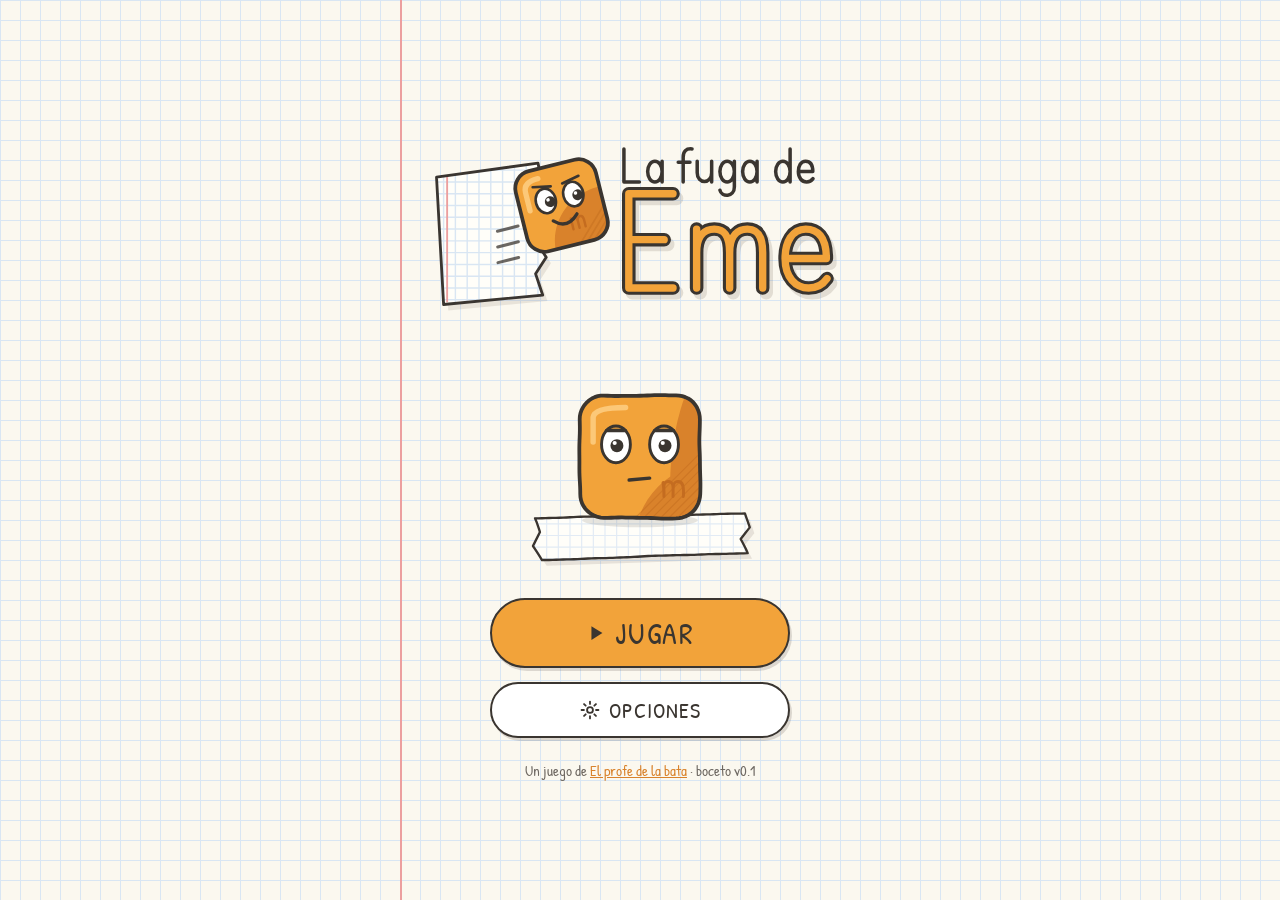
<file: index.html>
<!DOCTYPE html>
<html lang="es">
<head>
  <meta charset="utf-8">
  <meta name="viewport" content="width=device-width, initial-scale=1, viewport-fit=cover">
  <title>La fuga de Eme · boceto</title>
  <meta name="description" content="Eme, el bloque de masa m de los problemas de física, quiere escapar del libro. Coloca las piezas para que llegue justo a la bandera: ni más, ni menos.">
  <meta name="theme-color" content="#fbf8ef">
  <link rel="icon" href="img/favicon.svg" type="image/svg+xml">
  <meta property="og:type" content="website">
  <meta property="og:locale" content="es_ES">
  <meta property="og:site_name" content="La fuga de Eme">
  <meta property="og:title" content="La fuga de Eme">
  <meta property="og:description" content="Desprecie el rozamiento. Si puede. Un puzzle de física sobre la energía mecánica.">
  <meta property="og:url" content="https://elprofedelabata.github.io/la-fuga-de-eme/">
  <meta property="og:image" content="https://elprofedelabata.github.io/la-fuga-de-eme/img/compartir.png">
  <meta property="og:image:width" content="1200">
  <meta property="og:image:height" content="630">
  <meta property="og:image:alt" content="Logo de La fuga de Eme, el lema «Desprecie el rozamiento. Si puede.» y el tablero del nivel 1 con Eme en la meta">
  <meta name="twitter:card" content="summary_large_image">
  <link rel="preconnect" href="https://fonts.googleapis.com">
  <link rel="preconnect" href="https://fonts.gstatic.com" crossorigin>
  <link href="https://fonts.googleapis.com/css2?family=Patrick+Hand&display=swap" rel="stylesheet">
  <link rel="stylesheet" href="css/estilos.css?v=ad7f9368">
  <link rel="preload" as="image" href="img/logo.svg">
  <!-- versiones: lo escribe herramientas/versionar.mjs -->
  <script type="importmap">
  {
    "imports": {
      "./js/arrastre.js": "./js/arrastre.js?v=ebaf139f",
      "./js/bienvenida.js": "./js/bienvenida.js?v=6a0dfa88",
      "./js/calculadora.js": "./js/calculadora.js?v=88b5b010",
      "./js/dev.js": "./js/dev.js?v=e347b7e7",
      "./js/dibujo.js": "./js/dibujo.js?v=b803394d",
      "./js/escritura.js": "./js/escritura.js?v=d96bef86",
      "./js/fin-cuaderno.js": "./js/fin-cuaderno.js?v=9559b692",
      "./js/foco.js": "./js/foco.js?v=0a150992",
      "./js/historia.js": "./js/historia.js?v=70bc1437",
      "./js/inicio.js": "./js/inicio.js?v=7fcb3ae0",
      "./js/llegada-libro.js": "./js/llegada-libro.js?v=65f859db",
      "./js/main.js": "./js/main.js?v=37e52db2",
      "./js/nivel.js": "./js/nivel.js?v=682c8bb2",
      "./js/niveles.js": "./js/niveles.js?v=4f97d668",
      "./js/opciones.js": "./js/opciones.js?v=d62a3428",
      "./js/pista.js": "./js/pista.js?v=bc162aae",
      "./js/progreso.js": "./js/progreso.js?v=2889ee73",
      "./js/transicion.js": "./js/transicion.js?v=c6c6e9f1",
      "./js/tutorial.js": "./js/tutorial.js?v=2c476a29",
      "./js/unidades.js": "./js/unidades.js?v=d35aa2d8"
    }
  }
  </script>
  <!-- /versiones -->
  <link rel="modulepreload" href="js/nivel.js?v=682c8bb2">
  <link rel="modulepreload" href="js/pista.js?v=bc162aae">
  <link rel="modulepreload" href="js/dibujo.js?v=b803394d">
  <link rel="modulepreload" href="js/arrastre.js?v=ebaf139f">
  <link rel="modulepreload" href="js/historia.js?v=70bc1437">
  <link rel="modulepreload" href="js/bienvenida.js?v=6a0dfa88">
  <link rel="modulepreload" href="js/escritura.js?v=d96bef86">
  <link rel="modulepreload" href="js/fin-cuaderno.js?v=9559b692">
  <link rel="modulepreload" href="js/llegada-libro.js?v=65f859db">
  <link rel="modulepreload" href="js/inicio.js?v=7fcb3ae0">
  <link rel="modulepreload" href="js/niveles.js?v=4f97d668">
  <link rel="modulepreload" href="js/progreso.js?v=2889ee73">
  <link rel="modulepreload" href="js/opciones.js?v=d62a3428">
  <script type="module" src="js/main.js?v=37e52db2"></script>
</head>
<body>
  <!-- Pantalla de carga: tapa el juego al menos 2 s, mientras se cargan fuentes y módulos -->
  <div class="cargando" id="cargando" role="status" aria-live="polite">
    <img class="cargando-logo" src="img/logo.svg" alt="La fuga de Eme" width="373" height="168">
    <div class="cargando-julitos" aria-hidden="true"><i></i><i></i><i></i><i></i><i></i><i></i><i></i><i></i></div>
    <p class="cargando-texto">Cargando julitos…</p>
  </div>

  <!-- Selección de niveles, agrupados por mundos -->
  <section class="niveles" id="niveles" aria-label="Elige nivel" hidden>
    <header class="niveles-cab">
      <button class="btn redondo" id="btn-niveles-volver" aria-label="Volver a la portada">
        <svg viewBox="0 0 24 24" aria-hidden="true"><path d="M15 5l-7 7 7 7"/></svg>
      </button>
      <h2>Elige nivel</h2>
      <p class="niveles-total" id="niveles-total"></p>
    </header>
    <!-- los mundos, de uno en uno, con una flecha a cada lado -->
    <div class="mundos-marco">
      <button class="btn mundo-flecha" id="mundo-ant" aria-label="Mundo anterior">
        <svg viewBox="0 0 24 24" aria-hidden="true"><path d="M15 5l-7 7 7 7"/></svg>
      </button>
      <div class="mundos" id="mundos"></div>
      <button class="btn mundo-flecha" id="mundo-sig" aria-label="Mundo siguiente">
        <svg viewBox="0 0 24 24" aria-hidden="true"><path d="M9 5l7 7-7 7"/></svg>
      </button>
    </div>
  </section>

  <!-- Pantalla de inicio -->
  <section class="inicio" id="inicio" aria-label="La fuga de Eme" hidden>
    <img class="inicio-logo" src="img/logo.svg" alt="La fuga de Eme" width="373" height="168">
    <canvas class="inicio-eme" id="inicio-eme" aria-hidden="true"></canvas>
    <div class="inicio-botones">
      <button class="btn principal grande" id="btn-jugar">
        <svg viewBox="0 0 24 24" aria-hidden="true"><path d="M7 4.5v15l12-7.5z"/></svg>JUGAR
      </button>
      <div class="inicio-opciones">
        <button class="btn" id="btn-opciones">
          <svg viewBox="0 0 24 24" aria-hidden="true"><circle cx="12" cy="12" r="3.2"/><path d="M12 2.8v2.6M12 18.6v2.6M21.2 12h-2.6M5.4 12H2.8M18.5 5.5l-1.8 1.8M7.3 16.7l-1.8 1.8M18.5 18.5l-1.8-1.8M7.3 7.3L5.5 5.5"/></svg>OPCIONES
        </button>
      </div>
    </div>
    <p class="inicio-pie">Un juego de <a href="https://elprofedelabata.es/" target="_blank" rel="noopener">El profe de la bata</a> · boceto v0.1</p>
  </section>

  <main class="app" id="app" data-modo="montaje">
    <header class="barra-sup">
      <button class="icono" id="btn-menu" aria-label="Acerca de La fuga de Eme">
        <svg viewBox="0 0 24 24" aria-hidden="true"><path d="M3 6.5h18M3 12.2h17M3.5 18h17.5"/></svg>
      </button>
      <h1><span class="marca">La fuga de Eme</span><span id="titulo-nivel">Nivel 1 · Ni más, ni menos</span></h1>
      <div class="estrellas" id="estrellas" role="img" aria-label="Nivel sin superar">
        <span></span>
      </div>
    </header>

    <div class="tablero-zona">
      <div class="tablero-marco">
      <div class="regla" id="regla" role="group" aria-label="Regla de alturas en julitos, de 0 a 9">
        <span class="regla-eme" id="regla-eme" aria-hidden="true"></span>
      </div>
      <div class="tablero" id="tablero">
        <canvas id="lienzo" role="img" aria-label="Tablero de 3 por 3 casillas con el recorrido de Eme"></canvas>
        <canvas id="lienzo-eme" class="lienzo-eme" aria-hidden="true"></canvas>
        <aside class="enunciado" id="enunciado" aria-live="polite" hidden></aside>
        <div class="regla-x" id="regla-x" role="img" hidden></div>
        <p class="bocadillo" id="bocadillo"></p>
      </div>
      </div>
    </div>

    <section class="bandeja" id="bandeja" aria-label="Piezas disponibles">
      <div class="piezas" id="piezas"></div>
    </section>

    <section class="directo" id="directo" aria-label="Energía en directo" hidden>
      <div class="directo-cab"><b>Energía en directo</b><span>piezas bloqueadas</span></div>
      <div class="barra-e" id="barra-e">
        <span class="seg ep"></span><span class="seg ec"></span><span class="seg calor"></span>
      </div>
      <p class="directo-pie" id="directo-pie">Total: 8 julitos. Siempre.</p>
    </section>

    <footer class="acciones" id="acciones-montaje">
      <button class="btn redondo" id="btn-vaciar" aria-label="Quitar todas las piezas">
        <svg viewBox="0 0 24 24" aria-hidden="true"><path d="M5.5 9.5A7.5 7.5 0 1 1 5 14"/><path d="M4 4.5v5.5h5.5"/></svg>
      </button>
      <button class="btn redondo" id="btn-calculadora" aria-label="Calculadora" aria-expanded="false" hidden>
        <svg viewBox="0 0 24 24" aria-hidden="true"><rect x="5" y="2.5" width="14" height="19" rx="2.5"/><rect x="8" y="5.5" width="8" height="4" rx="1"/><path d="M8.5 13h.01M12 13h.01M15.5 13h.01M8.5 16.5h.01M12 16.5h.01M15.5 16.5h.01"/></svg>
      </button>
      <button class="btn principal grande" id="btn-lanzar">
        <svg viewBox="0 0 24 24" aria-hidden="true"><path d="M7 4.5v15l12-7.5z"/></svg>LANZAR
      </button>
    </footer>
    <section class="calculadora" id="calculadora" aria-label="Calculadora" hidden>
      <div class="calc-cab"><b>Calculadora</b><button type="button" class="calc-cerrar" aria-label="Cerrar la calculadora">✕</button></div>
      <output class="calc-pantalla" id="calc-pantalla" aria-live="polite">0</output>
      <div class="calc-teclas"></div>
    </section>
    <footer class="acciones controles" id="acciones-directo" hidden>
      <button class="btn" id="btn-pausa" aria-label="Pausa">
        <svg viewBox="0 0 24 24" aria-hidden="true"><path class="i-pausa" d="M8 5v14M16 5v14"/><path class="i-play" d="M7 4.5v15l12-7.5z"/></svg>
        <small>pausa</small>
      </button>
      <button class="btn" id="btn-lento" aria-pressed="false">×0,5<small>cámara lenta</small></button>
      <button class="btn" id="btn-normal" aria-pressed="true">×1<small>normal</small></button>
      <button class="btn" id="btn-parar" aria-label="Parar y volver a montar">
        <svg viewBox="0 0 24 24" aria-hidden="true"><rect x="6" y="6" width="12" height="12" rx="1.5"/></svg>
        <small>parar</small>
      </button>
    </footer>
  </main>

  <div class="hoja-fondo" id="hoja" hidden>
    <section class="hoja" role="dialog" aria-modal="false" aria-labelledby="hoja-titulo">
      <span class="asa" aria-hidden="true"></span>
      <div class="hoja-cab">
        <h2 id="hoja-titulo"></h2>
        <div class="estrellas grandes" id="hoja-estrellas"><span></span></div>
      </div>
      <p class="hoja-msg" id="hoja-msg"></p>
      <p class="hoja-sub">Balance de energía</p>
      <div class="balance" id="balance"></div>
      <p class="ecuacion"><b id="ecuacion"></b><span id="cita"></span></p>
      <p class="pista-ayuda" id="pista-ayuda" hidden></p>
      <div class="hoja-botones">
        <button class="btn" id="btn-reintentar">
          <svg viewBox="0 0 24 24" aria-hidden="true"><path d="M5.5 9.5A7.5 7.5 0 1 1 5 14"/><path d="M4 4.5v5.5h5.5"/></svg>Reintentar
        </button>
        <button class="btn principal" id="btn-al-mapa" title="Volver al mapa de niveles">
          <svg viewBox="0 0 24 24" aria-hidden="true"><path d="M3.5 6.5l5.5-2.5 6 2.5 5.5-2.5v13.5l-5.5 2.5-6-2.5-5.5 2.5z"/><path d="M9 4v13.5M15 6.5V20"/></svg><span id="al-mapa-texto">Al mapa</span>
        </button>
      </div>
    </section>
  </div>

  <dialog class="acerca" id="acerca">
    <h2><img class="acerca-logo" src="img/logo.svg" alt="La fuga de Eme" width="373" height="168"></h2>
    <p class="lema">Desprecie el rozamiento. Si puede.</p>
    <p>Eme es <i>el</i> bloque de los problemas de física: «un bloque de masa <i>m</i> desliza por un plano inclinado…». Está harto, y quiere escapar del libro.</p>
    <p>Coloca las piezas que faltan para que llegue a la bandera con la energía justa. Cada cuadrito de altura es un <b>julito</b> de energía potencial; cada material se come unos cuantos en forma de calor.</p>
    <p class="nota">Boceto v0.1 · solo el nivel 1. Un juego de <a href="https://elprofedelabata.es/" target="_blank" rel="noopener">El profe de la bata</a>.</p>
    <form method="dialog" class="acerca-botones">
      <button class="btn" id="btn-elegir-nivel" value="niveles">Elegir nivel</button>
      <button class="btn" id="btn-menu-opciones" value="opciones">Opciones</button>
      <button class="btn" id="btn-ver-historia" value="historia">Ver la historia</button>
      <button class="btn" id="btn-ver-fin1" value="fin1" hidden>Ver el final del cuaderno</button>
      <button class="btn" id="btn-ver-libro" value="libro" hidden>Ver la llegada al libro</button>
      <button class="btn principal">¡Vamos!</button>
    </form>
  </dialog>

  <!-- Opciones -->
  <dialog class="opciones" id="opciones" aria-labelledby="opciones-titulo">
    <header class="opciones-cab">
      <h2 id="opciones-titulo">Opciones</h2>
      <button class="icono cerrar" id="opciones-cerrar" aria-label="Cerrar opciones">
        <svg viewBox="0 0 24 24" aria-hidden="true"><path d="M6 6l12 12M18 6L6 18"/></svg>
      </button>
    </header>

    <section class="opciones-bloque">
      <h3>Apariencia</h3>
      <fieldset class="opcion">
        <legend>Calidad</legend>
        <div class="segmentos">
          <label><input type="radio" name="calidad" value="baja"><span>Baja</span></label>
          <label><input type="radio" name="calidad" value="media"><span>Media</span></label>
          <label><input type="radio" name="calidad" value="alta"><span>Alta</span></label>
        </div>
      </fieldset>
      <fieldset class="opcion">
        <legend>Modo</legend>
        <div class="segmentos">
          <label><input type="radio" name="tema" value="claro"><span>
            <svg viewBox="0 0 24 24" aria-hidden="true"><circle cx="12" cy="12" r="4.2"/><path d="M12 2.5v2.4M12 19.1v2.4M2.5 12h2.4M19.1 12h2.4M5.3 5.3L7 7M17 17l1.7 1.7M5.3 18.7L7 17M17 7l1.7-1.7"/></svg>Claro</span></label>
          <label><input type="radio" name="tema" value="oscuro"><span>
            <svg viewBox="0 0 24 24" aria-hidden="true"><path d="M20 14.5A8.5 8.5 0 1 1 9.5 4a7 7 0 0 0 10.5 10.5z"/></svg>Oscuro</span></label>
        </div>
      </fieldset>
    </section>

    <section class="opciones-bloque">
      <h3>Sonido</h3>
      <label class="opcion deslizador"><span>General</span>
        <input type="range" name="volumen" min="0" max="100" step="5"><output></output></label>
      <label class="opcion deslizador"><span>Música</span>
        <input type="range" name="musica" min="0" max="100" step="5"><output></output></label>
      <label class="opcion deslizador"><span>Efectos</span>
        <input type="range" name="efectos" min="0" max="100" step="5"><output></output></label>
    </section>

    <section class="opciones-bloque">
      <h3>Datos</h3>
      <div class="opcion borrar" id="borrar">
        <p class="borrar-texto">Borra las estrellas, la historia vista y estas opciones. El juego vuelve a empezar como la primera vez.</p>
        <button class="btn peligro" id="btn-borrar">
          <svg viewBox="0 0 24 24" aria-hidden="true"><path d="M4.5 7h15M9.5 7V4.8h5V7M6.5 7l1 13h9l1-13M10 11v5.5M14 11v5.5"/></svg>Borrar progreso
        </button>
        <div class="borrar-confirmar" id="borrar-confirmar" hidden>
          <p><b>¿Seguro?</b> No se puede deshacer.</p>
          <button class="btn" id="btn-borrar-no">Cancelar</button>
          <button class="btn peligro" id="btn-borrar-si">Sí, borrar</button>
        </div>
        <p class="borrar-hecho" id="borrar-hecho" role="status" hidden>Progreso borrado. Reiniciando…</p>
      </div>
    </section>
    <p class="opciones-nota">Boceto: de momento, solo «Borrar progreso» tiene efecto.</p>
  </dialog>

  <!-- Historia de primer acceso: quién es Eme y cuál es su plan -->
  <!-- Bienvenida del primer nivel: Eme en primer plano se presenta -->
  <div class="bienvenida" id="bienvenida" role="dialog" aria-modal="true" aria-label="Eme te da la bienvenida" hidden>
    <div class="bienvenida-escena">
      <button class="bienvenida-bocadillo" id="bienvenida-bocadillo">
        <span class="bienvenida-texto" id="bienvenida-texto" aria-hidden="true"></span>
        <span class="bienvenida-seguir" aria-hidden="true"><span class="con-raton">Haz clic para continuar</span><span class="con-dedo">Toca para continuar</span>&nbsp;▸</span>
      </button>
      <canvas class="bienvenida-eme" id="bienvenida-eme" aria-hidden="true"></canvas>
    </div>
  </div>

  <div class="historia" id="historia" role="dialog" aria-modal="true" aria-label="La historia de Eme" hidden>
    <button class="btn saltar" id="historia-saltar">Saltar
      <svg viewBox="0 0 24 24" aria-hidden="true"><path d="M5 6l6 6-6 6M12 6l6 6-6 6"/></svg>
    </button>
    <canvas id="historia-lienzo" aria-hidden="true"></canvas>
    <p class="historia-texto" id="historia-texto" aria-live="polite"></p>
    <div class="historia-pie">
      <div class="historia-puntos" id="historia-puntos" aria-hidden="true"></div>
      <button class="btn principal grande" id="historia-vamos" hidden>¡Vamos!</button>
      <p class="historia-ayuda">Toca para avanzar</p>
    </div>
  </div>
</body>
</html>
</file>
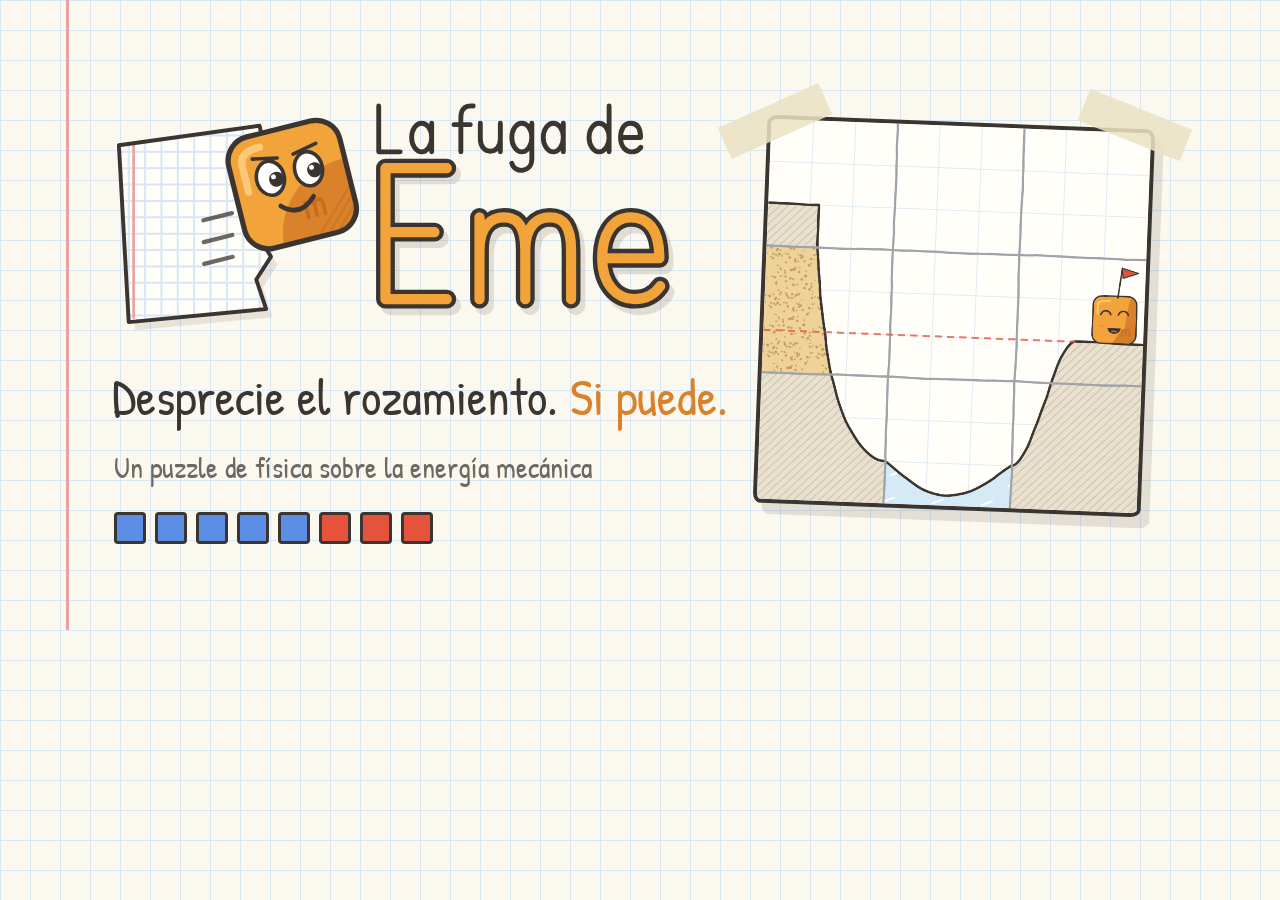
<file: arte/compartir.html>
<!DOCTYPE html>
<html lang="es">
<head>
  <meta charset="utf-8">
  <title>Imagen para compartir · La fuga de Eme</title>
  <!--
    Composición de la imagen para compartir (1200 × 630). Se convierte en img/compartir.png con:
      chrome --headless --screenshot=img/compartir.png --window-size=1200,630 --virtual-time-budget=5000 http://localhost:8765/arte/compartir.html
    El tablero lo dibuja el propio código del juego.
  -->
  <link href="https://fonts.googleapis.com/css2?family=Patrick+Hand&display=swap" rel="stylesheet">
  <style>
    :root { --papel: #fbf8ef; --cuadri: #d9e6f3; --lapiz: #3a3530; --suave: #6e6862; --naranja-o: #d9822b; }
    html, body { margin: 0; width: 1200px; height: 630px; overflow: hidden; }
    body {
      position: relative; font-family: "Patrick Hand", cursive; color: var(--lapiz);
      background-color: var(--papel);
      background-image: linear-gradient(var(--cuadri) 1.5px, transparent 1.5px), linear-gradient(90deg, var(--cuadri) 1.5px, transparent 1.5px);
      background-size: 30px 30px;
    }
    body::before { content: ""; position: absolute; left: 66px; top: 0; bottom: 0; width: 3px; background: #ec9f9f; }
    .logo { position: absolute; left: 96px; top: 70px; width: 610px; }
    .lema { position: absolute; left: 112px; top: 372px; margin: 0; font-size: 50px; line-height: 1; }
    .lema b { font-weight: normal; color: var(--naranja-o); }
    .sub { position: absolute; left: 114px; top: 448px; margin: 0; font-size: 29px; color: var(--suave); }
    .julitos { position: absolute; left: 114px; top: 512px; display: flex; gap: 9px; }
    .julitos i { width: 32px; height: 32px; border: 3px solid var(--lapiz); border-radius: 4px; box-sizing: border-box; }
    .ep { background: #5c8ee6; } .ec { background: #f7d046; } .calor { background: #e5533d; }
    .tarjeta {
      position: absolute; left: 760px; top: 122px; width: 380px; height: 380px;
      border: 4px solid var(--lapiz); border-radius: 10px 8px 11px 7px / 8px 11px 7px 10px;
      background: #fffef9; box-shadow: 9px 11px 0 rgba(80, 70, 60, 0.14);
      transform: rotate(2.2deg); overflow: hidden;
    }
    .tarjeta canvas { display: block; width: 100%; height: 100%; }
    .cinta { position: absolute; width: 110px; height: 34px; background: rgba(236, 226, 196, 0.85); }
    .c1 { left: 720px; top: 104px; transform: rotate(-24deg); }
    .c2 { left: 1080px; top: 108px; transform: rotate(22deg); }
  </style>
</head>
<body>
  <img class="logo" src="../img/logo.svg" alt="">
  <p class="lema">Desprecie el rozamiento. <b>Si puede.</b></p>
  <p class="sub">Un puzzle de física sobre la energía mecánica</p>
  <div class="julitos"><i class="ep"></i><i class="ep"></i><i class="ep"></i><i class="ep"></i><i class="ep"></i><i class="calor"></i><i class="calor"></i><i class="calor"></i></div>
  <div class="tarjeta"><canvas id="tablero"></canvas></div>
  <div class="cinta c1"></div><div class="cinta c2"></div>

  <script type="module">
    import { usarNivel } from '../js/nivel.js';
    const NIVEL = usarNivel(3);   // el tablero de la imagen es el del nivel 3 («Ni más, ni menos»)
    import { dibujarTablero, dibujarEme, vistaTablero } from '../js/dibujo.js';

    await document.fonts.load('20px "Patrick Hand"');
    const cv = document.getElementById('tablero');
    const W = 372, dpr = 2;
    cv.width = cv.height = W * dpr;
    const ctx = cv.getContext('2d');
    ctx.scale(dpr, dpr);
    const pieza = (id) => NIVEL.piezas.find((p) => p.id === id);
    dibujarTablero(ctx, W, NIVEL, { 4: pieza('bajada-arena'), 8: pieza('hondonada-hielo') });
    // Eme en la meta, con la bandera de sombrero
    const v = vistaTablero(W);
    const [x, y] = v.px(NIVEL.meta.bandera - 0.25, NIVEL.meta.altura);
    dibujarEme(ctx, x, y - v.k * 0.55, v.k * 1.08, { expr: 'win', bandera: true, seed: 6, sy: 1.04, sx: 0.96 });
    document.body.dataset.listo = '1';
  </script>
</body>
</html>
</file>
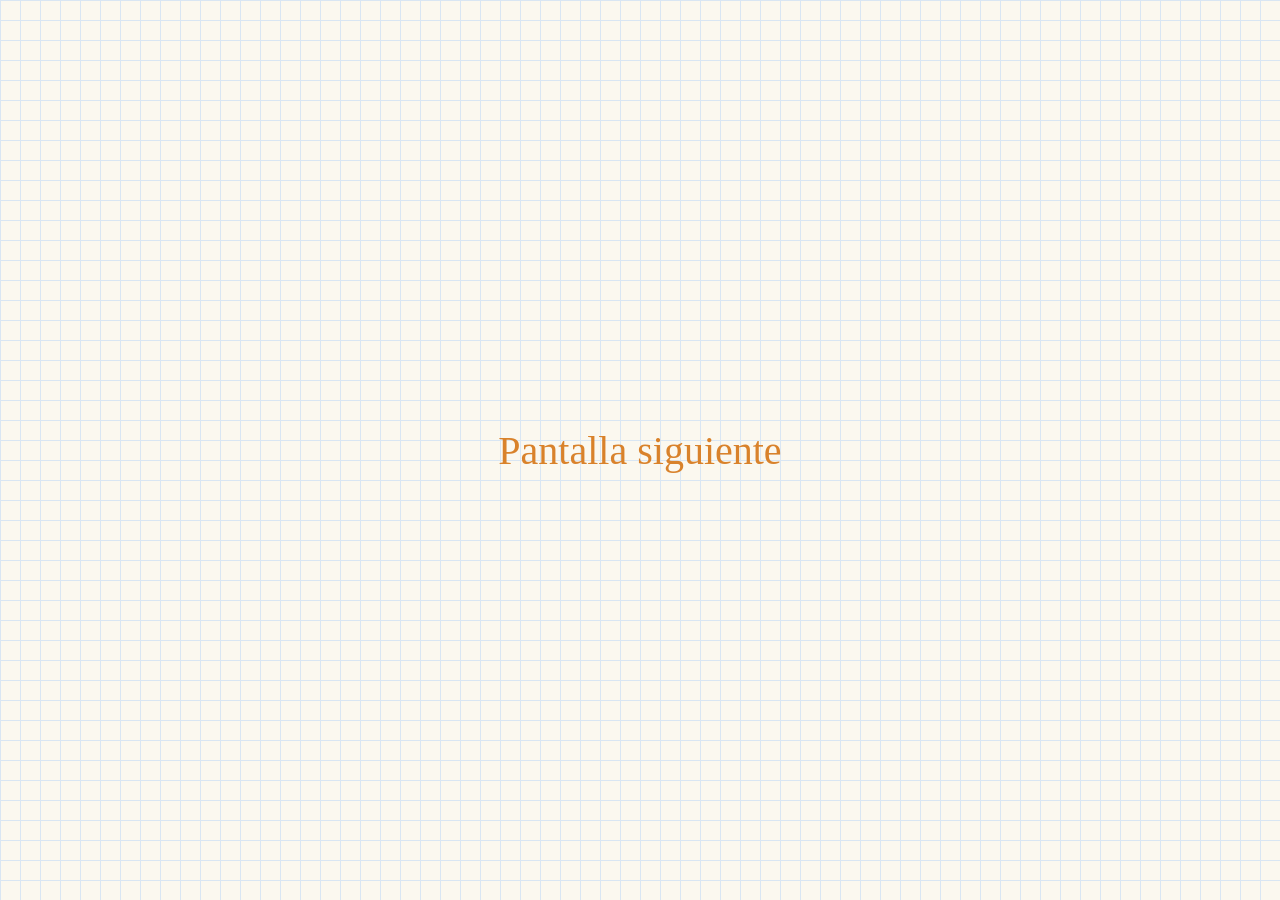
<file: herramientas/prueba-arrancar.html>
<!DOCTYPE html>
<html lang="es">
<head>
  <meta charset="utf-8">
  <title>Prueba: arrancar la hoja</title>
  <link rel="stylesheet" href="../css/estilos.css">
  <style>
    .pantalla { position: fixed; inset: 0; display: grid; place-items: center; font-size: 40px;
      background-color: var(--papel);
      background-image: linear-gradient(var(--cuadri) 1px, transparent 1px), linear-gradient(90deg, var(--cuadri) 1px, transparent 1px);
      background-size: 20px 20px; }
    #a { z-index: 45; } #b { z-index: 40; }
    #b span { color: var(--naranja-o); }
  </style>
</head>
<body>
  <!-- Herramienta de prueba: congela la transición en ?t=milisegundos para fotografiarla -->
  <div class="pantalla" id="b"><span>Pantalla siguiente</span></div>
  <div class="pantalla" id="a"><img src="../img/logo.svg" alt="" style="width:80%"></div>
  <script type="module">
    import { arrancar } from '../js/transicion.js';
    const t = Number(new URLSearchParams(location.search).get('t') ?? 300);
    arrancar(document.getElementById('a'));
    for (const el of [document.getElementById('a'), ...document.querySelectorAll('body > svg')]) {
      for (const an of el.getAnimations()) { an.pause(); an.currentTime = Math.max(0, t - (an.effect.getTiming().delay || 0)); }
    }
  </script>
</body>
</html>
</file>
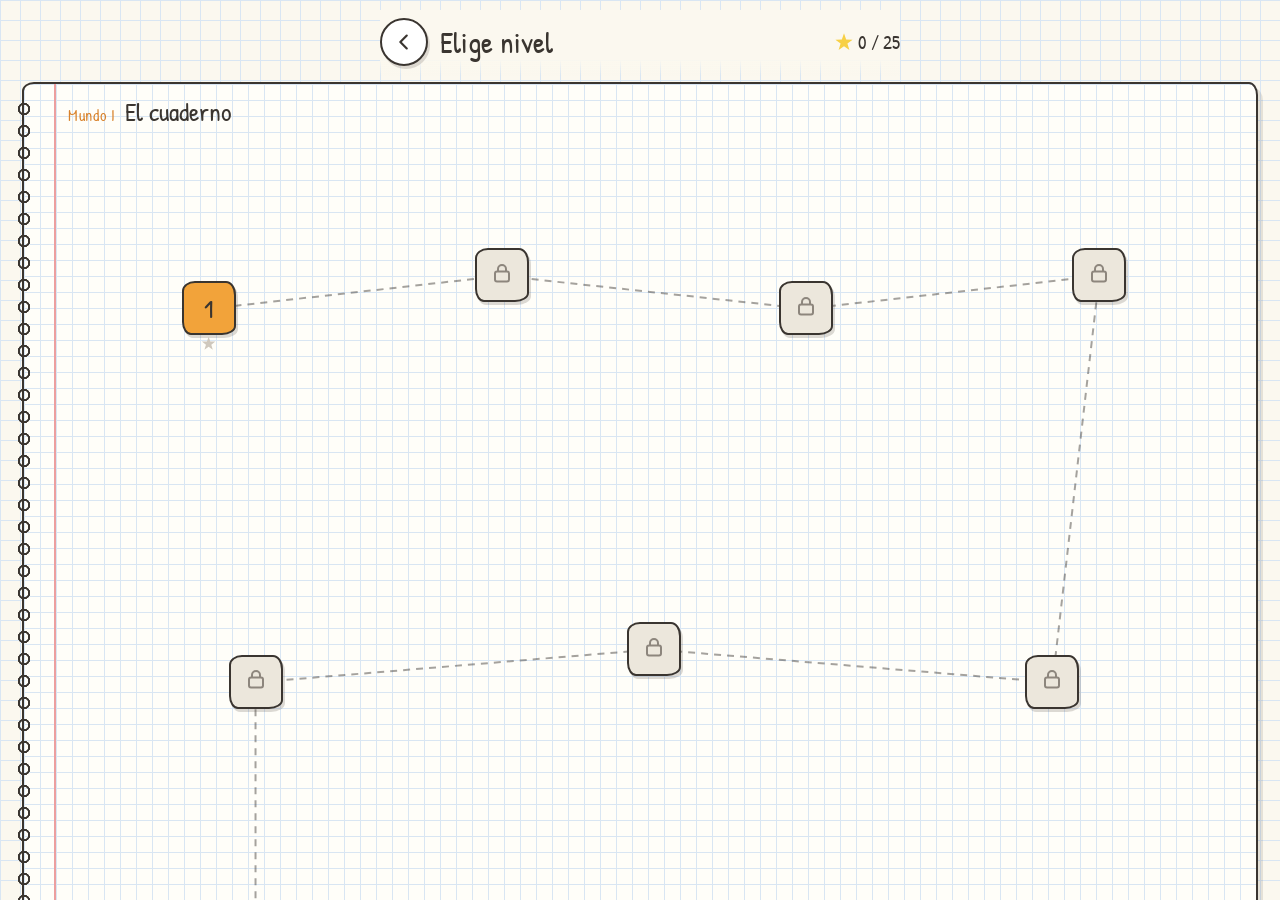
<file: herramientas/prueba-mapa.html>
<!DOCTYPE html>
<html lang="es">
<head>
  <meta charset="utf-8">
  <meta name="viewport" content="width=device-width, initial-scale=1">
  <title>Prueba: mapa de niveles</title>
  <link href="https://fonts.googleapis.com/css2?family=Patrick+Hand&display=swap" rel="stylesheet">
  <link rel="stylesheet" href="../css/estilos.css">
</head>
<body>
  <!-- Herramienta de prueba: muestra el mapa de niveles con un progreso de ejemplo (?p={"1":3}) -->
  <section class="niveles" id="niveles" hidden>
    <header class="niveles-cab">
      <button class="btn redondo" id="btn-niveles-volver" aria-label="Volver"><svg viewBox="0 0 24 24"><path d="M15 5l-7 7 7 7"/></svg></button>
      <h2>Elige nivel</h2>
      <p class="niveles-total" id="niveles-total"></p>
    </header>
    <div class="mundos" id="mundos"></div>
  </section>
  <script type="module">
    import { mostrarNiveles } from '../js/niveles.js';
    const p = new URLSearchParams(location.search).get('p');
    localStorage.setItem('fuga-eme-progreso', p ?? '{}');
    mostrarNiveles({});
    for (const a of document.getAnimations()) a.pause();
  </script>
</body>
</html>
</file>
<file: css/estilos.css>
/* La fuga de Eme · estilos (boceto). Móvil en vertical primero. */
:root {
  --papel: #fbf8ef;
  --cuadri: #d9e6f3;
  --tarjeta: #fffef9;
  --lapiz: #3a3530;
  --suave: #6e6862;
  --naranja: #f2a33a;
  --naranja-o: #d9822b;
  --julito: #f7d046;
  --calor: #e5533d;
  --ep: #5c8ee6;
  --fuente: "Patrick Hand", "Segoe Print", "Comic Sans MS", cursive;
  /* bordes "a mano": radios ligeramente irregulares */
  --mano: 14px 11px 15px 10px / 11px 15px 10px 14px;
  --mano-peq: 9px 7px 10px 6px / 7px 10px 6px 9px;
}

* { box-sizing: border-box; }
html, body { margin: 0; height: 100%; }
body {
  font-family: var(--fuente);
  color: var(--lapiz);
  background-color: var(--papel);
  background-image:
    linear-gradient(var(--cuadri) 1px, transparent 1px),
    linear-gradient(90deg, var(--cuadri) 1px, transparent 1px);
  background-size: 20px 20px;
  -webkit-tap-highlight-color: transparent;
  overscroll-behavior: none;
}
button { font: inherit; color: inherit; }
[hidden] { display: none !important; }

.app {
  height: 100dvh;
  max-width: 460px;
  margin: 0 auto;
  display: flex;
  flex-direction: column;
  gap: 8px;
  padding: max(8px, env(safe-area-inset-top)) 12px max(10px, env(safe-area-inset-bottom));
}

/* ---------- barra superior ---------- */
.barra-sup { display: flex; align-items: center; gap: 8px; min-height: 44px; }
.barra-sup h1 {
  flex: 1; margin: 0; text-align: center; font-weight: normal; line-height: 1.05;
  display: flex; flex-direction: column;
}
.barra-sup .marca { font-size: 13px; color: var(--naranja-o); letter-spacing: 0.04em; }
.barra-sup #titulo-nivel { font-size: 19px; }
/* en el libro, el título abre el enunciado del problema */
#titulo-nivel.con-enunciado { cursor: pointer; text-decoration: underline dotted 1.5px; text-underline-offset: 4px; }

/* la ficha del enunciado: un recuadro del libro de texto, sobre la parte de abajo del tablero */
.enunciado {
  position: absolute; left: 5%; right: 5%; bottom: 5%; z-index: 32;
  padding: 9px 13px 10px; cursor: pointer;
  font-family: Georgia, "Times New Roman", serif; font-size: 15px; line-height: 1.35; color: #2c2824;
  background: #fffef9; border: 1.5px solid #7d9cbf; border-left: 5px solid #3d6a99; border-radius: 3px;
  box-shadow: 3px 4px 0 rgba(60, 50, 40, 0.18);
  animation: entra-enunciado 0.45s cubic-bezier(0.2, 1.3, 0.5, 1);
}
.enunciado[hidden] { display: none; }
.enunciado b { display: block; margin-bottom: 2px; font-size: 14px; color: #3d6a99; }
.enunciado p { margin: 0; }
@keyframes entra-enunciado { from { opacity: 0; transform: translateY(14px) rotate(-1.5deg); } }
.icono {
  width: 44px; height: 44px; border: 0; background: none; padding: 8px; border-radius: 10px; cursor: pointer;
}
.icono svg { width: 100%; height: 100%; fill: none; stroke: var(--lapiz); stroke-width: 2.2; stroke-linecap: round; }

.estrellas { display: flex; gap: 2px; }
.estrellas span {
  width: 20px; height: 20px; display: block;
  background: #c9c4bd;
  clip-path: polygon(50% 2%, 62% 36%, 98% 37%, 69% 59%, 80% 95%, 50% 74%, 20% 95%, 31% 59%, 2% 37%, 38% 36%);
  position: relative;
}
.estrellas span::after {
  content: ""; position: absolute; inset: 2.5px;
  background: var(--papel);
  clip-path: inherit;
}
.estrellas span.llena { background: var(--lapiz); }
.estrellas span.llena::after { background: var(--julito); }


/* ---------- julitos (fichas del balance de energía) ---------- */
.ficha {
  width: 22px; height: 22px; display: inline-block; border: 1.5px solid var(--lapiz); border-radius: 2px;
  transition: background-color 0.15s;
}
.ficha.ep { background: var(--ep); }
.ficha.ec { background: var(--julito); }
.ficha.calor { background: var(--calor); }
.ficha.gana { background: #3C8D3C; }

/* ---------- tablero ---------- */
.tablero-zona { flex: 1 1 auto; min-height: 220px; container-type: size; display: grid; place-items: center; }
.tablero-marco { display: flex; align-items: stretch; gap: 3px; margin-left: -8px; padding-bottom: var(--abajo, 0px); }

/* regla de alturas, por fuera a la izquierda: cada cuadrito es un julito de Ep.
   --n es el número de cuadritos de alto del tablero; letra y posiciones se adaptan solas. */
.regla { position: relative; width: 36px; flex: none; container-type: size; --n: 9; }
.regla-n {
  position: absolute; right: 0;
  top: calc(2.5px + (100% - 5px) * (var(--n) - var(--h)) / var(--n));
  transform: translateY(-50%);
  display: flex; align-items: center; gap: 3px;
  font-size: clamp(9px, 100cqh / var(--n) * 0.42, 15px); line-height: 1; color: #4a6a94;
}
.regla-n::after { content: ""; width: 8px; height: 1.5px; background: #8aa3c4; border-radius: 1px; }
.regla-n.meta { color: var(--calor); }
/* en el libro, arriba del todo, el interruptor de la unidad: m (altura) o J (energía potencial) */
.regla-u {
  display: none; position: absolute; right: -4px; top: -28px; padding: 0; cursor: pointer;
  font: inherit; font-size: 13px; line-height: 1; color: #4a6a94;
  background: #fff; border: 1.5px solid #8aa3c4; border-radius: 9px; overflow: hidden;
}
.regla-u span { display: inline-block; padding: 2px 5px 3px; }
.regla-u .u-m, .regla-u.en-j .u-j { background: #4a6a94; color: #fff; }
.regla-u.en-j .u-m { background: none; color: #4a6a94; }
.regla.metros .regla-u { display: flex; }
.regla.metros { cursor: pointer; }
/* en julios, números más largos: letra un poco más pequeña */
.regla.julios .regla-n { font-size: clamp(8px, 100cqh / var(--n) * 0.36, 13px); color: #6b5a2a; }
.regla.julios .regla-n::after { background: #d9b85a; }
.regla.julios .regla-n.meta { color: var(--calor); }
.regla.julios .regla-n.meta::after { background: var(--calor); }
/* al cambiar de unidades, cada número da la vuelta */
.regla-n.gira { animation: gira-regla 0.4s ease-in-out; }
@keyframes gira-regla { 50% { transform: translateY(-50%) rotateX(90deg); } }
.regla-n.meta::after { background: var(--calor); height: 2px; }
/* regla horizontal del libro: distancias en metros, debajo del tablero */
.regla-x { position: absolute; left: 0; right: 0; top: calc(100% + 3px); height: 19px; pointer-events: none; }
.regla-x[hidden] { display: none; }
.rx-t { position: absolute; top: 0; width: 1.5px; height: 4px; background: #8aa3c4; transform: translateX(-50%); }
.rx-t.mayor { height: 7px; background: #4a6a94; }
.rx-n { position: absolute; top: 8px; transform: translateX(-50%); font-size: 12px; line-height: 1; color: #4a6a94; white-space: nowrap; }
.rx-n.ultima { transform: translateX(-70%); }
.regla-n.entre { font-size: clamp(8px, 100cqh / var(--n) * 0.34, 12px); z-index: 1; background: var(--papel); }
/* marcador: altura actual de Eme */
.regla-eme {
  position: absolute; right: -2px; z-index: 1;
  top: calc(2.5px + (100% - 5px) * (var(--n) - var(--h, 8)) / var(--n));
  transform: translateY(-50%);
  width: 0; height: 0;
  border-top: 6px solid transparent; border-bottom: 6px solid transparent;
  border-left: 10px solid var(--naranja);
  filter: drop-shadow(0.8px 0 0 var(--lapiz)) drop-shadow(-0.8px 0 0 var(--lapiz)) drop-shadow(0 0.8px 0 var(--lapiz)) drop-shadow(0 -0.8px 0 var(--lapiz));
}

.tablero {
  position: relative;
  /* 3 filas de casillas y --cols columnas (casillas cuadradas) */
  /* (--abajo: lo que ocupa debajo la regla horizontal del libro) */
  width: min(100cqw - 31px, (100cqh - var(--abajo, 0px)) * var(--cols, 3) / var(--filas, 3)); aspect-ratio: var(--cols, 3) / var(--filas, 3);
  border: 2.5px solid var(--lapiz); border-radius: 8px 6px 9px 5px / 6px 9px 5px 8px;
  background: var(--tarjeta);
  box-shadow: 4px 5px 0 rgba(80, 70, 60, 0.12);
  overflow: visible;          /* la capa de Eme asoma por arriba; el dibujo del tablero se recorta solo */
}
#lienzo { border-radius: 6px 4px 7px 3px / 4px 7px 3px 6px; }   /* esquinas como las del borde */
.tablero canvas { position: absolute; inset: 0; width: 100%; height: 100%; display: block; }
.hueco {
  position: absolute; width: 33.333%; height: 33.333%;   /* el ancho lo pone el juego */
  border: 0; background: transparent; cursor: pointer; border-radius: 10px;
}
.hueco:focus-visible { outline: 3px solid var(--naranja-o); outline-offset: -6px; }
.app:not([data-modo="montaje"]) .hueco { pointer-events: none; }

/* El bocadillo sale de la boca de Eme: --bx y --by (las pone el juego) son el punto donde
   acaba el pico. El pico va a la altura de la primera línea; si Eme está muy arriba, el
   bocadillo no se sale del tablero y el pico baja hasta la boca. */
.bocadillo {
  --top: max(4px, calc(var(--by, 70px) - 21px));
  position: absolute; left: var(--bx, 37%); top: var(--top);
  width: min(64%, calc(100% - var(--bx, 37%) - 6px));
  margin: 0; padding: 8px 12px; font-size: clamp(14px, 4cqw, 18px); line-height: 1.2;
  background: #fff; border: 2px solid var(--lapiz); border-radius: var(--mano);
  cursor: pointer; transition: opacity 0.3s;
  text-wrap: pretty;          /* sin palabras sueltas en la última línea */
}
.bocadillo::before {
  content: ""; position: absolute; left: -14px; top: calc(var(--by, 70px) - var(--top) - 10px);
  border: 8px solid transparent; border-right: 14px solid var(--lapiz); border-left: 0;
}
.bocadillo::after {
  content: ""; position: absolute; left: -10px; top: calc(var(--by, 70px) - var(--top) - 8px);
  border: 6px solid transparent; border-right: 11px solid #fff; border-left: 0;
}
.bocadillo.oculto { opacity: 0; pointer-events: none; }
/* texto escribiéndose: lo que falta está puesto pero invisible (ni saltos ni cortes nuevos) */
.escrito-falta { visibility: hidden; }
.boc-seguir {
  display: block; margin-top: 4px; text-align: right;
  font-size: 0.72em; color: var(--suave);
  opacity: 0; transition: opacity 0.3s;
}
.bocadillo.escrito .boc-seguir { opacity: 1; animation: seguir 1.2s ease-in-out infinite; }

/* ---------- bandeja ---------- */
.bandeja { min-height: 0; }
.piezas {
  display: flex; gap: 10px; overflow-x: auto; padding: 14px 4px 8px;
  scroll-snap-type: x proximity; scrollbar-width: thin;
}
.pieza {
  flex: 0 0 100px; position: relative; scroll-snap-align: start;
  display: flex; flex-direction: column; align-items: center; gap: 2px;
  padding: 10px 6px 8px; background: #fff; cursor: pointer;
  border: 2px solid var(--lapiz); border-radius: var(--mano);
  transition: transform 0.15s, box-shadow 0.15s, opacity 0.15s;
}
.pieza canvas { width: 60px; height: 60px; border: 1px solid #b9b3ac; border-radius: 4px; }
.pieza .n1 { font-size: 15px; line-height: 1; margin-top: 4px; }
.pieza .n2 { font-size: 14px; line-height: 1; color: var(--suave); }
.pieza .pegatina {
  position: absolute; top: -10px; right: -6px; min-width: 34px; padding: 1px 6px;
  font-family: system-ui, sans-serif; font-weight: 700; font-size: 13px; color: #fff; text-align: center;
  background: var(--calor); border-radius: 9px;
}
.pieza .pegatina.gana { background: #3C8D3C; }   /* da julitos */
.pieza .pegatina.cero { background: #9a9a9a; }
.pieza .pegatina.mu { background: #3d6a99; font-style: italic; }   /* el coeficiente de rozamiento (libro) */
/* la calculadora del libro: un panel que flota abajo a la derecha, sin tapar el tablero */
#btn-calculadora svg { stroke-width: 2; }
#btn-calculadora svg path { stroke-width: 2.6; }
.calculadora {
  position: fixed; left: 50%; top: 40%; z-index: 25;   /* (el juego la coloca junto al tablero) */
  width: 220px; padding: 10px 10px 11px; color: var(--lapiz);
  /* una tarjeta de cuaderno, sujeta con un trozo de celo */
  background-color: var(--tarjeta);
  background-image: linear-gradient(var(--cuadri) 1px, transparent 1px), linear-gradient(90deg, var(--cuadri) 1px, transparent 1px);
  background-size: 12px 12px;
  border: 2px solid var(--lapiz); border-radius: var(--mano);
  box-shadow: 4px 6px 0 rgba(80, 70, 60, 0.18);
  animation: entra-enunciado 0.3s ease-out;
}
.calculadora::before {   /* el celo */
  content: ""; position: absolute; left: 50%; top: -9px; width: 64px; height: 17px; pointer-events: none;
  transform: translateX(-50%) rotate(-3deg);
  background: rgba(236, 226, 196, 0.85); border-left: 1px dashed rgba(160, 140, 100, 0.5); border-right: 1px dashed rgba(160, 140, 100, 0.5);
}
.calculadora[hidden] { display: none; }
.calc-cab {
  display: flex; justify-content: space-between; align-items: center; margin-bottom: 7px; font-size: 17px;
  cursor: grab; touch-action: none; user-select: none;   /* se arrastra por aquí */
}
.calc-cab b { font-weight: normal; }
.calc-cab b::before { content: "⠿ "; color: #b9b3a8; }
.calculadora.arrastrando { opacity: 0.94; box-shadow: 7px 11px 0 rgba(80, 70, 60, 0.2); rotate: -1deg; }
.calculadora.arrastrando .calc-cab { cursor: grabbing; }
.calc-cerrar {
  width: 28px; height: 28px; padding: 0; cursor: pointer; font: inherit; font-size: 17px; line-height: 1; color: var(--lapiz);
  background: none; border: 0; border-radius: 50%; transition: background-color 0.12s, transform 0.12s;
}
/* la pantalla: una tira de papel donde se escribe la cuenta a lápiz */
.calc-pantalla {
  display: block; min-height: 40px; margin-bottom: 9px; padding: 5px 10px 3px; overflow-x: auto; white-space: nowrap;
  text-align: right; font-family: var(--fuente); font-size: 25px; line-height: 1.25;
  background: #fff; border: 2px solid var(--lapiz); border-radius: var(--mano-peq);
  box-shadow: inset 2px 2px 0 rgba(80, 70, 60, 0.08);
}
.calc-teclas { display: grid; grid-template-columns: repeat(4, 1fr); gap: 6px; }
/* teclas: botoncitos de papel, cada uno un poco torcido */
.calc-teclas button {
  min-height: 38px; padding: 0; cursor: pointer;
  font-family: var(--fuente); font-size: 21px; line-height: 1; color: var(--lapiz);
  background: #fff; border: 2px solid var(--lapiz); border-radius: var(--mano-peq);
  box-shadow: 1.5px 2px 0 rgba(80, 70, 60, 0.2);
  transition: transform 0.1s, box-shadow 0.1s, background-color 0.1s;
}
.calc-teclas button:nth-child(odd) { rotate: -0.6deg; }
.calc-teclas button:nth-child(3n) { rotate: 0.7deg; }
.calc-teclas button.op { background: #fff1db; }
.calc-teclas button[data-t="C"] { background: #fde6df; }
.calc-teclas button.igual { background: var(--naranja); }
.calc-teclas button:active { transform: translate(1px, 1.5px); box-shadow: 0.5px 0.5px 0 rgba(80, 70, 60, 0.2); }
/* el botón de la calculadora, hundido y naranja mientras está abierta */
#btn-calculadora[aria-expanded="true"] { background: var(--naranja); transform: translate(1px, 2px); box-shadow: inset 1px 2px 0 rgba(80, 70, 60, 0.22); }
.pieza .pegatina.gira { animation: gira-pegatina 0.4s ease-in-out; }
@keyframes gira-pegatina { 50% { transform: rotateX(90deg) scale(1.15); } }
.pieza.seleccionada {
  transform: translateY(-10px); border-color: var(--naranja-o); border-width: 3px;
  box-shadow: 0 0 0 4px rgba(242, 163, 58, 0.35), 3px 10px 0 rgba(80, 70, 60, 0.15);
}
.pieza.no-encaja { opacity: 0.35; }
/* silueta que queda en la bandeja cuando la pieza está fuera (en la mano o en el tablero) */
.pieza.fuera {
  background: transparent; border-style: dashed; border-color: #b4ada5; box-shadow: none; transform: none;
}
.pieza.fuera > * { opacity: 0.18; }

/* pieza flotante que se arrastra o vuela */
.fantasma {
  position: fixed; left: 0; top: 0; z-index: 50; pointer-events: none;
  transform-origin: center; will-change: transform; --alto: 0;
}
.fantasma canvas {
  display: block; width: 100%; height: 100%;
  background: var(--tarjeta); border: 2px solid var(--lapiz); border-radius: 6px;
  box-shadow: calc(var(--alto) * 0.35px) calc(var(--alto) * 1px) calc(var(--alto) * 1.1px) rgba(60, 50, 40, 0.3);
}

.fantasma.enganchada canvas {
  border-color: var(--naranja-o); border-width: 3px;
  box-shadow: 0 0 0 4px rgba(242, 163, 58, 0.45), calc(var(--alto) * 0.35px) calc(var(--alto) * 1px) calc(var(--alto) * 1.1px) rgba(60, 50, 40, 0.3);
}

/* gestos: la bandeja se desliza en horizontal; tirar hacia arriba de una pieza la arrastra */
.app { user-select: none; -webkit-user-select: none; -webkit-touch-callout: none; }
.piezas, .pieza { touch-action: pan-x; }
.hueco { touch-action: none; }
.pieza canvas, .tablero canvas { -webkit-user-drag: none; }

/* ---------- energía en directo ---------- */
.directo {
  background: #fff; border: 2px solid var(--lapiz); border-radius: var(--mano); padding: 10px 14px;
}
.directo-cab { display: flex; justify-content: space-between; align-items: baseline; font-size: 17px; }
.directo-cab b { font-weight: normal; }
.directo-cab span { font-size: 13px; color: var(--suave); }
.barra-e {
  display: flex; height: 40px; margin: 8px 0 6px; border: 2px solid var(--lapiz); border-radius: 4px; overflow: hidden;
  background: repeating-linear-gradient(90deg, transparent 0 calc(12.5% - 1px), rgba(255, 255, 255, 0.6) calc(12.5% - 1px) 12.5%);
}
.barra-e .seg { display: flex; align-items: center; justify-content: center; gap: 5px; overflow: hidden; white-space: nowrap; font-size: 16px; transition: width 0.08s linear; }
.barra-e .seg svg {
  width: 19px; height: 19px; flex: none;
  fill: none; stroke: currentColor; stroke-width: 2.1; stroke-linecap: round; stroke-linejoin: round;
}
.barra-e .seg svg .nucleo { fill: currentColor; stroke: none; opacity: 0.55; }
.barra-e .seg svg circle.nucleo, .grupo small svg circle.nucleo { opacity: 1; }
.barra-e .seg svg .nieve { stroke-width: 1.6; }
/* subíndices de Ep y Ec: pequeños y sin descuadrar la altura de la línea */
sub { font-size: 0.68em; line-height: 0; vertical-align: -0.28em; margin-left: 0.04em; }
.barra-e .ep { background: var(--ep); color: #fff; }
.barra-e .ec { background: var(--julito); }
.barra-e .calor { background: var(--calor); color: #fff; }
.directo-pie { margin: 0; font-size: 15px; }

/* ---------- botones ---------- */
.acciones { display: flex; gap: 12px; align-items: center; padding-bottom: 4px; }
.btn {
  min-height: 52px; padding: 6px 16px; cursor: pointer;
  display: inline-flex; align-items: center; justify-content: center; gap: 8px;
  font-size: 20px; background: #fff;
  border: 2px solid var(--lapiz); border-radius: 999px;
  box-shadow: 2px 3px 0 rgba(80, 70, 60, 0.18);
  transition: transform 0.12s, box-shadow 0.12s, background-color 0.12s;
}
.btn:active { transform: translate(1px, 2px); box-shadow: 1px 1px 0 rgba(80, 70, 60, 0.18); }
.btn svg { width: 22px; height: 22px; fill: none; stroke: var(--lapiz); stroke-width: 2.4; stroke-linecap: round; stroke-linejoin: round; }
.btn.principal { background: var(--naranja); }
.btn.principal svg { fill: var(--lapiz); stroke: none; }
/* iconos de trazo (en la hoja de resultado, cualquiera de los dos puede ser el principal) */
.hoja-botones .btn svg { fill: none; stroke: var(--lapiz); stroke-width: 2.4; }
.btn.grande { flex: 1; min-height: 64px; font-size: 26px; letter-spacing: 0.06em; }
.btn.redondo { width: 64px; min-height: 64px; padding: 0; }
.btn[disabled] { opacity: 0.45; cursor: not-allowed; }
.btn.atenuado { opacity: 0.55; }

.controles { justify-content: space-between; }
.controles .btn { flex: 1; flex-direction: column; gap: 0; min-height: 64px; padding: 4px; font-size: 20px; border-radius: 22px; }
.controles .btn small { font-size: 12px; color: var(--suave); line-height: 1; }
.controles .btn[aria-pressed="true"] { background: var(--naranja); }
.controles .btn svg { fill: var(--lapiz); stroke: none; width: 22px; height: 22px; }
.controles .btn .i-pausa { fill: none; stroke: var(--lapiz); stroke-width: 3.2; }
#btn-pausa .i-play { display: none; }
#btn-pausa.pausado .i-play { display: block; }
#btn-pausa.pausado .i-pausa { display: none; }

/* ---------- panel de resultado ---------- */
.hoja-fondo { position: fixed; inset: 0; z-index: 20; display: flex; align-items: flex-end; justify-content: center; pointer-events: none; }
.hoja {
  pointer-events: auto;
  width: 100%; max-width: 460px; background: #fff;
  border: 2px solid var(--lapiz); border-bottom: 0; border-radius: 26px 22px 0 0;
  box-shadow: 0 -6px 0 rgba(60, 50, 40, 0.1);
  padding: 8px 20px max(16px, env(safe-area-inset-bottom));
  animation: sube 0.35s cubic-bezier(0.2, 0.9, 0.3, 1.15);
}
@keyframes sube { from { transform: translateY(100%); } }
.asa { display: block; width: 40px; height: 5px; margin: 0 auto 6px; background: #c9c4bd; border-radius: 3px; }
.hoja-cab { display: flex; justify-content: space-between; align-items: center; }
.hoja h2 { margin: 0; font-weight: normal; font-size: 30px; }
.estrellas.grandes span { width: 30px; height: 30px; }
.hoja-msg { margin: 2px 0 8px; font-size: 16px; line-height: 1.25; }
.hoja-sub { margin: 0 0 4px; font-size: 14px; color: var(--suave); }
.balance { display: flex; flex-wrap: wrap; gap: 6px 14px; align-items: flex-start; }
.grupo { display: flex; flex-direction: column; align-items: center; gap: 2px; }
.grupo .fs { display: flex; gap: 3px; padding-bottom: 4px; border-bottom: 1.5px solid var(--suave); }
.grupo .ficha { width: 20px; height: 20px; }
.grupo .ficha.media { width: 10px; }   /* medio julito */
.grupo small { font-size: 13px; display: flex; align-items: center; gap: 3px; }
.grupo small svg {
  width: 14px; height: 14px; flex: none;
  fill: none; stroke: currentColor; stroke-width: 2.2; stroke-linecap: round; stroke-linejoin: round;
}
.grupo small svg .nucleo { fill: currentColor; stroke: none; opacity: 0.55; }
.grupo.ep small svg { color: var(--ep); }
.grupo.ec small svg { color: #c79513; }
.grupo.calor small svg { color: var(--calor); }
.ecuacion { display: flex; justify-content: space-between; align-items: baseline; gap: 10px; margin: 10px 0 4px; }
.ecuacion b { font-weight: normal; font-size: 22px; }
.ecuacion span { font-size: 15px; color: var(--suave); text-align: right; }
.pista-ayuda { margin: 4px 0; padding: 6px 10px; font-size: 15px; background: #fff7e4; border: 1.5px dashed var(--naranja-o); border-radius: var(--mano-peq); }
.hoja-botones { display: flex; gap: 12px; margin-top: 10px; }
.hoja-botones .btn { flex: 1; }

/* ---------- acerca de ---------- */
.acerca {
  max-width: 380px; border: 2px solid var(--lapiz); border-radius: var(--mano); padding: 18px 22px;
  background: var(--tarjeta); color: var(--lapiz); font-size: 17px; line-height: 1.3;
}
.acerca::backdrop { background: rgba(58, 53, 48, 0.35); }
.acerca h2 { margin: 0; font-weight: normal; font-size: 32px; }
.acerca .lema { margin-top: 0; color: var(--naranja-o); }
.acerca .nota { font-size: 14px; color: var(--suave); }
.acerca a { color: var(--naranja-o); }
.acerca form { text-align: right; }

.acerca-botones { display: flex; justify-content: flex-end; gap: 10px; flex-wrap: wrap; }
.acerca-botones .btn { min-height: 46px; font-size: 18px; }

/* ---------- pantalla de carga ---------- */
.cargando {
  position: fixed; inset: 0; z-index: 60;
  display: flex; flex-direction: column; align-items: center; justify-content: center; gap: 22px;
  background-color: var(--papel);
  background-image:
    linear-gradient(var(--cuadri) 1px, transparent 1px),
    linear-gradient(90deg, var(--cuadri) 1px, transparent 1px);
  background-size: 20px 20px;

}
.cargando-logo { width: min(82vw, 420px); height: auto; animation: flota 2.4s ease-in-out infinite; }
@keyframes flota { 50% { transform: translateY(-6px) rotate(-0.6deg); } }
/* 8 julitos que se llenan de energía uno a uno (y vuelven a empezar si la carga tarda) */
.cargando-julitos { display: flex; gap: 6px; }
.cargando-julitos i {
  width: 20px; height: 20px; border: 2px solid var(--lapiz); border-radius: 3px; background: #fff;
  animation: julito 2.2s infinite;
}
.cargando-julitos i:nth-child(2) { animation-delay: 0.2s; }
.cargando-julitos i:nth-child(3) { animation-delay: 0.4s; }
.cargando-julitos i:nth-child(4) { animation-delay: 0.6s; }
.cargando-julitos i:nth-child(5) { animation-delay: 0.8s; }
.cargando-julitos i:nth-child(6) { animation-delay: 1.0s; }
.cargando-julitos i:nth-child(7) { animation-delay: 1.2s; }
.cargando-julitos i:nth-child(8) { animation-delay: 1.4s; }
@keyframes julito {
  0% { background: #fff; transform: scale(1); }
  8% { background: var(--ep); transform: scale(1.18); }
  16%, 82% { background: var(--ep); transform: scale(1); }
  100% { background: #fff; }
}
.cargando-texto { margin: 0; font-size: 18px; color: var(--suave); }
.acerca h2 { margin: 0 0 6px; }
.acerca-logo { display: block; width: 100%; max-width: 300px; height: auto; }

/* ---------- pantalla de inicio ---------- */
.inicio {
  position: fixed; inset: 0; z-index: 45;
  display: flex; flex-direction: column; align-items: center; justify-content: center; gap: clamp(10px, 2.5dvh, 22px);
  padding: max(20px, env(safe-area-inset-top)) 20px max(16px, env(safe-area-inset-bottom));
  background-color: var(--papel);
  background-image:
    linear-gradient(var(--cuadri) 1px, transparent 1px),
    linear-gradient(90deg, var(--cuadri) 1px, transparent 1px);
  background-size: 20px 20px;
}
.inicio::before {   /* margen rojo de cuaderno */
  content: ""; position: absolute; left: max(18px, calc(50% - 240px)); top: 0; bottom: 0; width: 2px; background: #ec9f9f;
}
.inicio-logo { width: min(86vw, 440px); height: auto; position: relative; animation: flota 2.6s ease-in-out infinite; }
.inicio-eme { width: min(66vw, 280px, 34dvh); aspect-ratio: 6 / 5; position: relative; }
.inicio-botones { display: flex; flex-direction: column; align-items: center; gap: 14px; position: relative; }
.inicio-botones .btn { width: min(78vw, 300px); }
.inicio-botones .btn.grande { min-height: 70px; font-size: 30px; }
#btn-opciones { min-height: 56px; font-size: 22px; letter-spacing: 0.05em; }
#btn-opciones svg { fill: none; stroke: var(--lapiz); stroke-width: 2; }
.inicio-opciones { position: relative; }
@keyframes pop { from { opacity: 0; scale: 0.6; } }
.inicio-pie { margin: 0; font-size: 15px; color: var(--suave); position: relative; }
.inicio-pie a { color: var(--naranja-o); }

/* ---------- selección de niveles ---------- */
.niveles {
  position: fixed; inset: 0; z-index: 45; overflow-y: auto; overscroll-behavior: contain;
  padding: max(10px, env(safe-area-inset-top)) 14px max(24px, env(safe-area-inset-bottom));
  background-color: var(--papel);
  background-image:
    linear-gradient(var(--cuadri) 1px, transparent 1px),
    linear-gradient(90deg, var(--cuadri) 1px, transparent 1px);
  background-size: 20px 20px;
}
.niveles-cab {
  position: sticky; top: -10px; z-index: 2; max-width: 520px; margin: 0 auto;
  display: flex; align-items: center; gap: 12px; padding: 8px 0 10px;
  background: linear-gradient(var(--papel) 75%, transparent);
}
.niveles-cab .btn.redondo { width: 48px; min-height: 48px; }
.niveles-cab h2 { flex: 1; margin: 0; font-weight: normal; font-size: 30px; }
.niveles-total { margin: 0; display: flex; align-items: center; gap: 5px; font-size: 19px; }
.estrella-mini, .mini-estrellas i {
  display: inline-block; width: 18px; height: 18px; background: var(--julito);
  clip-path: polygon(50% 2%, 62% 36%, 98% 37%, 69% 59%, 80% 95%, 50% 74%, 20% 95%, 31% 59%, 2% 37%, 38% 36%);
}
/* los mundos, de uno en uno: un carrusel horizontal (se desliza o se usan las flechas de los lados) */
.mundos-marco {
  max-width: 640px; margin: 0 auto;
  display: grid; grid-template-columns: auto minmax(0, 1fr) auto; align-items: center; gap: 2px;
}
.mundos {
  display: flex; align-items: stretch;
  overflow-x: auto; overflow-y: hidden; scroll-snap-type: x mandatory; overscroll-behavior-x: contain;
  scrollbar-width: none;
}
.mundos::-webkit-scrollbar { display: none; }
/* todas las páginas miden lo mismo: lo que la más alta (el cuaderno, con 10 niveles) */
.mundo-pagina { flex: 0 0 100%; display: flex; scroll-snap-align: start; scroll-snap-stop: always; padding: 6px 8px 14px; }
.mundo-pagina .mundo { flex: 1; display: flex; flex-direction: column; }
.mundo-pagina .camino { flex: 1 0 auto; }
.mundo-pagina .mundo-escena { align-self: flex-start; }
.mundo-flecha { width: 42px; min-height: 78px; padding: 0; border-radius: 999px; }
.mundo-flecha svg { width: 24px; height: 24px; }
.mundo-flecha[disabled] { opacity: 0.2; }
@media (min-width: 560px) { .mundo-flecha { width: 52px; min-height: 52px; } }

.mundo {
  position: relative; padding: 14px 16px 10px 18px;
  border: 2.5px solid var(--lapiz); border-radius: 12px 9px 13px 8px / 9px 13px 8px 12px;
  box-shadow: 5px 6px 0 rgba(80, 70, 60, 0.13);
}
.mundo h3 { margin: 0; display: flex; align-items: baseline; gap: 10px; font-weight: normal; font-size: 26px; line-height: 1.1; }
.mundo-num { font-size: 16px; color: var(--naranja-o); letter-spacing: 0.04em; }
.mundo-candado { margin-left: auto; align-self: center; }
.mundo-candado svg { width: 22px; height: 22px; fill: none; stroke: currentColor; stroke-width: 2; }
.mundo-aviso { margin: 2px 0 0; font-size: 15px; opacity: 0.8; }
.mundo.bloqueado { filter: saturate(0.55); }
.mundo.pronto .camino { opacity: 0.55; }
.mundo-escena {
  position: relative; z-index: 2; margin: 6px 0 2px; padding: 4px 12px; cursor: pointer;
  font: inherit; font-size: 15px; color: var(--lapiz); background: #fff;
  border: 1.8px solid var(--lapiz); border-radius: 999px; box-shadow: 2px 2px 0 rgba(80, 70, 60, 0.18);
}
.mundo-escena:hover { background: #fff7e4; }
/* recién desbloqueado (al volver del final de un mundo): da un saltito y brilla */
.mundo.recien { animation: mundo-recien 1.6s ease-out 0.5s both; }
@keyframes mundo-recien {
  0% { transform: scale(0.94); box-shadow: 0 0 0 0 rgba(242, 163, 58, 0.8); }
  35% { transform: scale(1.03); }
  60% { transform: scale(1); box-shadow: 0 0 0 14px rgba(242, 163, 58, 0); }
  100% { transform: none; box-shadow: 5px 6px 0 rgba(80, 70, 60, 0.13); }
}
.mundo.bloqueado .camino { opacity: 0.75; }

.camino { position: relative; margin-top: 6px; }
.camino-6, .camino-8 { aspect-ratio: 16 / 10.5; }
.camino-10 { aspect-ratio: 16 / 15; }
.camino-1 { height: 108px; }
.camino-linea { position: absolute; inset: 0; width: 100%; height: 100%; overflow: visible; }
.camino-linea polyline { fill: none; stroke: currentColor; stroke-width: 2; stroke-dasharray: 7 6; opacity: 0.45; }

.nivel-btn {
  position: absolute; transform: translate(-50%, -50%);
  width: 54px; height: 54px; padding: 0; cursor: pointer;
  display: flex; align-items: center; justify-content: center;
  font-size: 26px; color: var(--lapiz);
  background: #fff; border: 2.5px solid var(--lapiz); border-radius: 13px 10px 14px 9px / 10px 14px 9px 13px;
  box-shadow: 2px 3px 0 rgba(80, 70, 60, 0.2);
  transition: transform 0.12s, box-shadow 0.12s;
}
.nivel-btn svg { width: 24px; height: 24px; fill: none; stroke: currentColor; stroke-width: 2; }
.nivel-btn.completado, .nivel-btn.siguiente { background: var(--naranja); }
.nivel-btn.siguiente { animation: late 1.6s ease-in-out infinite; }
@keyframes late { 50% { transform: translate(-50%, -50%) scale(1.09); box-shadow: 0 0 0 6px rgba(242, 163, 58, 0.3); } }
.nivel-btn.bloqueado { background: #ece7dc; color: #8d867d; cursor: not-allowed; }
.nivel-btn.tiembla { animation: tiembla 0.35s; }
@keyframes tiembla {
  20% { transform: translate(-58%, -50%) rotate(-6deg); } 40% { transform: translate(-42%, -50%) rotate(5deg); }
  60% { transform: translate(-55%, -50%) rotate(-3deg); } 80% { transform: translate(-46%, -50%); }
}
/* «pronto»: ya tocaría jugarlo, pero aún no está hecho; al tocarlo, avisa */
.nivel-btn.pronto { background: #fbe3bd; }
.nivel-btn.pronto::after {
  content: "¡Próximamente!"; position: absolute; bottom: calc(100% + 8px); left: 50%; transform: translateX(-50%);
  padding: 3px 9px; white-space: nowrap; font-size: 16px; color: var(--lapiz);
  background: #fff; border: 2px solid var(--lapiz); border-radius: 10px; box-shadow: 2px 3px 0 rgba(80, 70, 60, 0.18);
  opacity: 0; pointer-events: none;
}
.nivel-btn.pronto.avisa::after { animation: avisa 1.8s ease-out; }
@keyframes avisa { 0% { opacity: 0; transform: translate(-50%, 6px); } 12%, 75% { opacity: 1; transform: translate(-50%, 0); } 100% { opacity: 0; } }
/* un nivel que se acaba de desbloquear: tiembla, se le cae el candado y aparece su número */
.nivel-btn.abriendo { animation: abre-nivel 1.1s ease-out 0.35s both; }
.nivel-btn.abriendo .nivel-num { animation: abre-num 0.45s cubic-bezier(0.3, 1.6, 0.6, 1) 1s both; }
.candado-suelto { position: absolute; inset: 0; display: flex; align-items: center; justify-content: center; color: #8d867d; animation: cae-candado 0.7s ease-in 0.55s both; pointer-events: none; }
@keyframes abre-nivel {
  0% { background: #ece7dc; transform: translate(-50%, -50%); }
  8% { transform: translate(-56%, -50%) rotate(-6deg); } 16% { transform: translate(-44%, -50%) rotate(5deg); }
  24% { transform: translate(-54%, -50%) rotate(-3deg); } 32% { background: #ece7dc; transform: translate(-50%, -50%); }
  55% { transform: translate(-50%, -50%) scale(1.22); box-shadow: 0 0 0 0 rgba(242, 163, 58, 0.75); }
  100% { transform: translate(-50%, -50%); box-shadow: 0 0 0 18px rgba(242, 163, 58, 0); }
}
@keyframes abre-num { from { opacity: 0; transform: scale(0.2); } to { opacity: 1; transform: none; } }
@keyframes cae-candado {
  0% { transform: none; opacity: 1; }
  25% { transform: translateY(-10px) rotate(-12deg); }
  70% { opacity: 1; }
  100% { transform: translate(24px, 62px) rotate(75deg); opacity: 0; }
}
.mini-estrellas { position: absolute; top: calc(100% + 3px); left: 50%; transform: translateX(-50%); display: flex; gap: 1px; }
.mini-estrellas i { width: 14px; height: 14px; background: #cfc8bd; }
.mini-estrellas i.llena { background: var(--julito); filter: drop-shadow(0 0 0.5px var(--lapiz)); }
@media (hover: hover) and (pointer: fine) {
  .nivel-btn:not(.bloqueado):hover { transform: translate(-50%, -54%) rotate(-2deg); box-shadow: 3px 6px 0 rgba(80, 70, 60, 0.22); animation: none; }
}

/* Mundo I · el cuaderno: cuadrícula, margen rojo y espiral */
.mundo.cuaderno {
  background-color: #fffef9;
  background-image:
    linear-gradient(90deg, transparent 30px, #ec9f9f 30px, #ec9f9f 32px, transparent 32px),
    linear-gradient(var(--cuadri) 1px, transparent 1px),
    linear-gradient(90deg, var(--cuadri) 1px, transparent 1px);
  background-size: 100% 100%, 16px 16px, 16px 16px;
  padding-left: 44px;
}
.mundo.cuaderno::before {   /* anillas */
  content: ""; position: absolute; left: -9px; top: 14px; bottom: 14px; width: 18px;
  background: radial-gradient(circle at 50% 50%, transparent 4px, var(--lapiz) 4.5px, var(--lapiz) 6px, transparent 6.5px) 0 0 / 18px 22px repeat-y;
}
/* Mundo II · el libro de texto: página impresa con renglones */
.mundo.libro {
  background: #fff repeating-linear-gradient(transparent 0 23px, #ebe6dd 23px 24px);
  font-family: Georgia, "Times New Roman", serif;
}
.mundo.libro h3 { font-size: 23px; }
.mundo.libro .mundo-num, .mundo.libro .nivel-btn { font-family: var(--fuente); }
.mundo.libro::after {   /* esquina doblada */
  content: ""; position: absolute; right: -2px; top: -2px; width: 26px; height: 26px;
  background: linear-gradient(225deg, var(--papel) 50%, #ddd5c6 50%);
  border-left: 2px solid var(--lapiz); border-bottom: 2px solid var(--lapiz); border-bottom-left-radius: 4px;
}
/* Mundo III · la pizarra: tiza sobre verde, marco de madera */
.mundo.pizarra {
  background: #2f5d48; color: #f4f1e8; border: 7px solid #7a5a3a; outline: 2px solid var(--lapiz);
  border-radius: 6px;
}
.mundo.pizarra .mundo-num { color: #f7d98a; }
.mundo.pizarra .nivel-btn { background: rgba(255, 255, 255, 0.1); border-color: rgba(244, 241, 232, 0.85); color: #f4f1e8; box-shadow: none; }
/* Final · fuera del libro: cielo y sol */
.mundo.fuera {
  background:
    radial-gradient(circle at 86% 72%, var(--julito) 0 22px, transparent 23px),
    linear-gradient(#cfe8f7, #fff6d8);
}
.mundo.fuera .nivel-btn { width: 64px; height: 64px; font-size: 30px; }

/* ---------- opciones ---------- */
.opciones {
  width: min(94vw, 440px); max-height: min(92dvh, 760px); padding: 0; overflow: auto;
  color: var(--lapiz); font-size: 17px;
  background-color: var(--tarjeta);
  background-image:
    linear-gradient(90deg, transparent 26px, #ec9f9f 26px, #ec9f9f 28px, transparent 28px),
    linear-gradient(var(--cuadri) 1px, transparent 1px),
    linear-gradient(90deg, var(--cuadri) 1px, transparent 1px);
  background-size: 100% 100%, 18px 18px, 18px 18px;
  border: 2.5px solid var(--lapiz); border-radius: 14px 11px 15px 10px / 11px 15px 10px 14px;
  box-shadow: 6px 8px 0 rgba(80, 70, 60, 0.18);
}
.opciones[open] { animation: pop 0.22s ease-out; }
.opciones::backdrop { background: rgba(58, 53, 48, 0.4); }
.opciones-cab {
  position: sticky; top: 0; z-index: 1; display: flex; align-items: center;
  padding: 12px 10px 6px 40px; background: linear-gradient(var(--tarjeta) 80%, transparent);
}
.opciones-cab h2 { flex: 1; margin: 0; font-weight: normal; font-size: 32px; }
.opciones .cerrar svg { stroke-width: 2.6; }
.opciones-bloque { padding: 4px 18px 10px 40px; }
.opciones-bloque h3 {
  margin: 8px 0 6px; font-weight: normal; font-size: 15px; letter-spacing: 0.16em; text-transform: uppercase;
  color: var(--naranja-o); border-bottom: 1.5px dashed rgba(217, 130, 43, 0.5); padding-bottom: 2px;
}
.opcion { margin: 0 0 12px; padding: 0; border: 0; min-inline-size: 0; }
.opcion legend, .deslizador > span { padding: 0; margin-bottom: 5px; font-size: 18px; }

/* selector segmentado */
.segmentos { display: flex; border: 2px solid var(--lapiz); border-radius: 999px; overflow: hidden; background: #fff; }
.segmentos label { flex: 1; position: relative; }
.segmentos input { position: absolute; opacity: 0; inset: 0; margin: 0; cursor: pointer; }
.segmentos span {
  display: flex; align-items: center; justify-content: center; gap: 6px;
  min-height: 42px; padding: 0 8px; font-size: 18px; transition: background-color 0.12s;
}
.segmentos label + label span { border-left: 2px solid var(--lapiz); }
.segmentos input:checked + span { background: var(--naranja); }
.segmentos input:focus-visible + span { outline: 3px solid var(--naranja-o); outline-offset: -5px; }
.segmentos svg { width: 18px; height: 18px; fill: none; stroke: currentColor; stroke-width: 2; stroke-linecap: round; stroke-linejoin: round; }

/* deslizadores: pista de lápiz y mando como Eme */
.deslizador { display: grid; grid-template-columns: 1fr auto; align-items: center; column-gap: 12px; }
.deslizador > span { grid-column: 1 / -1; }
.deslizador output { min-width: 3.2em; text-align: right; font-size: 18px; color: var(--suave); }
.deslizador input[type="range"] {
  -webkit-appearance: none; appearance: none; width: 100%; height: 34px; margin: 0; background: transparent; cursor: pointer;
  --lleno: 50%;
}
.deslizador input[type="range"]::-webkit-slider-runnable-track {
  height: 10px; border: 2px solid var(--lapiz); border-radius: 6px;
  background: linear-gradient(90deg, var(--ep) var(--lleno), #fff var(--lleno));
}
.deslizador input[type="range"]::-moz-range-track {
  height: 6px; border: 2px solid var(--lapiz); border-radius: 6px;
  background: linear-gradient(90deg, var(--ep) var(--lleno), #fff var(--lleno));
}
.deslizador input[type="range"]::-webkit-slider-thumb {
  -webkit-appearance: none; width: 26px; height: 26px; margin-top: -10px;
  background: var(--naranja); border: 2.5px solid var(--lapiz); border-radius: 6px; box-shadow: 1px 2px 0 rgba(80, 70, 60, 0.25);
}
.deslizador input[type="range"]::-moz-range-thumb {
  width: 22px; height: 22px; background: var(--naranja); border: 2.5px solid var(--lapiz); border-radius: 6px;
}
.deslizador input[type="range"]:focus-visible { outline: 3px solid var(--naranja-o); outline-offset: 2px; border-radius: 6px; }

/* borrar progreso */
.borrar-texto { margin: 0 0 8px; font-size: 15px; color: var(--suave); line-height: 1.25; }
.btn.peligro { background: #fff; color: var(--calor); border-color: var(--calor); }
.btn.peligro svg { width: 20px; height: 20px; fill: none; stroke: currentColor; stroke-width: 2; stroke-linecap: round; stroke-linejoin: round; }
.borrar-confirmar { display: flex; flex-wrap: wrap; align-items: center; gap: 8px 10px; }
.borrar-confirmar p { flex-basis: 100%; margin: 0; }
.borrar-confirmar .btn { min-height: 46px; font-size: 18px; flex: 1; }
.borrar-confirmar .btn.peligro { background: var(--calor); color: #fff; border-color: var(--lapiz); }
.borrar-hecho { margin: 4px 0 0; color: var(--calor); }
.opciones-nota { margin: 0; padding: 4px 18px 16px 40px; font-size: 13px; color: var(--suave); }
@media (hover: hover) and (pointer: fine) {
  .segmentos label:hover input:not(:checked) + span { background: #fff4e3; }
}

/* ---------- foco de la guía: oscurece todo salvo lo que hay que mirar ---------- */
.foco {
  position: fixed; inset: 0; width: 100%; height: 100%; z-index: 30; pointer-events: none;
  opacity: 0; transition: opacity 0.8s ease;
}
.foco.visible { opacity: 0.78; }
/* Eme (su capa del lienzo) y su bocadillo salen por encima del oscurecimiento */
.lienzo-eme { pointer-events: none; }
/* La capa de Eme sobresale 1,4 cuadritos por arriba del tablero (1,4 / 9 = 15,556 %; el juego lo
   ajusta si el tablero tiene más filas): con la
   meta muy alta, la bandera y los saltos de la celebración asoman por encima del cuaderno. */
.tablero .lienzo-eme { top: -15.556%; height: 115.556%; }
.tablero.guiado .lienzo-eme, .tablero.guiado .bocadillo { z-index: 31; }
.tablero.guiado .bocadillo { transition: opacity 0.8s ease; }
.pieza.guiada { border-color: var(--naranja-o); border-width: 3px; animation: late-pieza 1.4s ease-in-out infinite; }
@keyframes late-pieza { 50% { box-shadow: 0 0 0 6px rgba(242, 163, 58, 0.35); } }
.pieza.bloqueada { cursor: not-allowed; }
.pieza.tiembla { animation: tiembla-pieza 0.35s; }
@keyframes tiembla-pieza { 25% { transform: translateX(-5px) rotate(-3deg); } 50% { transform: translateX(4px) rotate(2deg); } 75% { transform: translateX(-2px); } }

/* ---------- bienvenida: Eme en primer plano ---------- */
.bienvenida {
  position: fixed; inset: 0; z-index: 32;
  /* anclada abajo: Eme no se mueve y el bocadillo crece hacia arriba */
  display: grid; place-items: end center; padding: 16px 16px max(10vh, 24px);
}
.bienvenida-escena {
  display: flex; flex-direction: column; align-items: center; gap: 18px;
  width: min(100%, 380px);
}
.bienvenida-bocadillo {
  position: relative; width: 100%;
  padding: 16px 18px 10px; text-align: left;
  font: inherit; font-size: clamp(18px, 5vw, 22px); line-height: 1.25; color: var(--lapiz);
  background: #fff; border: 2.5px solid var(--lapiz); border-radius: var(--mano);
  box-shadow: 4px 5px 0 rgba(0, 0, 0, 0.25);
  cursor: pointer;
  opacity: 0; transform: translateY(10px) scale(0.92); transform-origin: 50% 100%;
  transition: opacity 0.35s ease 0.75s, transform 0.45s cubic-bezier(.3, 1.6, .5, 1) 0.75s;
}
.bienvenida-bocadillo:focus-visible { outline: 3px solid var(--naranja-o); outline-offset: 4px; }
/* el pico del bocadillo, hacia Eme */
.bienvenida-bocadillo::before, .bienvenida-bocadillo::after {
  content: ""; position: absolute; left: 50%; border-style: solid; border-color: transparent;
}
.bienvenida-bocadillo::before { bottom: -17px; margin-left: -12px; border-width: 17px 12px 0; border-top-color: var(--lapiz); }
.bienvenida-bocadillo::after { bottom: -12px; margin-left: -9px; border-width: 13px 9px 0; border-top-color: #fff; }
/* el texto se escribe sobre un molde invisible con el texto entero: el bocadillo no da saltos */
.bienvenida-texto { display: block; text-wrap: pretty; }
.bienvenida-seguir {
  display: block; margin-top: 8px; text-align: right;
  font-size: 14px; color: var(--suave);
  opacity: 0; transition: opacity 0.3s;
}
.bienvenida.escrita .bienvenida-seguir { opacity: 1; animation: seguir 1.2s ease-in-out infinite; }
@keyframes seguir { 50% { transform: translateX(4px); } }
.con-dedo { display: none; }
@media (pointer: coarse) { .con-raton { display: none; } .con-dedo { display: inline; } }
.bienvenida-eme {
  width: min(70vw, 36vh, 300px); aspect-ratio: 240 / 210;
  transform: translateY(70vh);
  transition: transform 0.7s cubic-bezier(.25, 1.35, .45, 1) 0.15s;
}
.bienvenida.dentro .bienvenida-eme { transform: none; }
.bienvenida.dentro .bienvenida-bocadillo { opacity: 1; transform: none; }
/* salida: el bocadillo se va y Eme baja del primer plano */
.bienvenida.fuera .bienvenida-bocadillo { opacity: 0; transform: scale(0.95); transition: opacity 0.2s, transform 0.2s; }
.bienvenida.fuera .bienvenida-eme { transform: translateY(70vh); transition: transform 0.45s cubic-bezier(.5, 0, .9, .5); }

/* ---------- mano fantasma del tutorial ---------- */
.tutorial-mano {
  position: fixed; left: 0; top: 0; z-index: 35; width: 46px; height: 46px;
  pointer-events: none; opacity: 0; filter: drop-shadow(2px 3px 0 rgba(60, 50, 40, 0.25));
}

/* ---------- historia de primer acceso ---------- */
.historia {
  position: fixed; inset: 0; z-index: 40;
  display: flex; flex-direction: column; align-items: center; justify-content: center; gap: 14px;
  padding: max(16px, env(safe-area-inset-top)) 16px max(16px, env(safe-area-inset-bottom));
  background-color: var(--papel);
  background-image:
    linear-gradient(var(--cuadri) 1px, transparent 1px),
    linear-gradient(90deg, var(--cuadri) 1px, transparent 1px);
  background-size: 20px 20px;
  animation: aparece 0.35s ease-out;
}
@keyframes aparece { from { opacity: 0; } }
.historia canvas {
  width: min(94vw, 640px, calc((100dvh - 190px) * 4 / 3)); aspect-ratio: 4 / 3;
  background: var(--tarjeta); border: 2.5px solid var(--lapiz);
  border-radius: 8px 6px 9px 5px / 6px 9px 5px 8px; box-shadow: 4px 5px 0 rgba(80, 70, 60, 0.12);
}
/* el texto va dentro del dibujo; este párrafo queda solo para lectores de pantalla */
.historia-texto {
  position: absolute; width: 1px; height: 1px; overflow: hidden;
  clip-path: inset(50%); white-space: nowrap; margin: 0;
}
.historia-pie { display: flex; flex-direction: column; align-items: center; gap: 10px; min-height: 92px; }
.historia-pie .btn.grande { min-width: 220px; }
.historia-puntos { display: flex; gap: 7px; }
.historia-puntos i { width: 9px; height: 9px; border-radius: 50%; border: 1.5px solid var(--lapiz); background: transparent; transition: background-color 0.2s; }
.historia-puntos i.activo { background: var(--naranja); }
.historia-ayuda { margin: 0; font-size: 14px; color: var(--suave); }
.historia-pie .btn:not([hidden]) ~ .historia-ayuda { display: none; }
.btn.saltar {
  position: absolute; top: max(12px, env(safe-area-inset-top)); right: 14px;
  min-height: 42px; padding: 4px 14px; font-size: 18px; gap: 4px;
}
.btn.saltar svg { width: 18px; height: 18px; }

@media (prefers-reduced-motion: reduce) {
  .cargando-logo, .cargando-julitos i, .inicio-logo, .nivel-btn.siguiente, .pieza.guiada, .bienvenida.escrita .bienvenida-seguir, .bocadillo.escrito .boc-seguir, .mundo.recien, .nivel-btn.abriendo, .nivel-btn.abriendo .nivel-num, .enunciado { animation: none; }
  .candado-suelto { display: none; }
  .bienvenida-eme, .bienvenida-bocadillo { transition: none !important; }
  .cargando-julitos i { background: var(--ep); }
  .hoja { animation: none; }
  .pieza, .btn { transition: none; }
}

/* ---------- cursores propios (solo con ratón) ----------
   Flecha por defecto; dedo sobre lo que se pulsa; mano abierta sobre lo que se puede coger;
   mano cerrada al pulsar sobre una pieza y mientras se arrastra. */
@media (pointer: fine) {
  html { cursor: url("../img/cursores/flecha.svg") 4 3, default; }
  button, .btn, .icono, .bocadillo, .hueco, .pieza.fuera, .acerca a, .inicio-pie a, .nivel-btn, .segmentos input, .deslizador input, .app:not([data-modo="montaje"]) .pieza {
    cursor: url("../img/cursores/dedo.svg") 11 4, pointer;
  }
  .app[data-modo="montaje"] .pieza:not(.fuera), .hueco.lleno {
    cursor: url("../img/cursores/mano.svg") 16 16, grab;
  }
  html.arrastrando, html.arrastrando * {
    cursor: url("../img/cursores/mano-cerrada.svg") 16 16, grabbing !important;
  }
  .btn[disabled], .nivel-btn.bloqueado { cursor: not-allowed; }
}

/* ---------- hover de los botones (solo con ratón) ----------
   Se levantan un poco, como un papel, con algo más de sombra y un color más claro. */
@media (hover: hover) and (pointer: fine) {
  .btn:not([disabled]):hover {
    transform: translateY(-2px) rotate(-0.6deg);
    box-shadow: 3px 6px 0 rgba(80, 70, 60, 0.2);
    background-color: #fffaf0;
  }
  .btn.principal:not([disabled]):hover,
  .controles .btn[aria-pressed="true"]:hover { background-color: #f7b552; }
  .btn:not([disabled]):active { transform: translate(1px, 2px); box-shadow: 1px 1px 0 rgba(80, 70, 60, 0.18); }
  .icono:hover { background: rgba(58, 53, 48, 0.08); }
  .bocadillo:hover { box-shadow: 2px 3px 0 rgba(80, 70, 60, 0.15); }
  /* calculadora: las teclas se levantan como el resto de botones */
  .calc-teclas button:hover { transform: translateY(-2px); box-shadow: 2.5px 4px 0 rgba(80, 70, 60, 0.22); background-color: #fffaf0; }
  .calc-teclas button.op:hover { background-color: #ffe7c2; }
  .calc-teclas button[data-t="C"]:hover { background-color: #fbd4c8; }
  .calc-teclas button.igual:hover { background-color: #f7b552; }
  .calc-teclas button:active { transform: translate(1px, 1.5px); box-shadow: 0.5px 0.5px 0 rgba(80, 70, 60, 0.2); }
  .calc-cerrar:hover { background-color: rgba(58, 53, 48, 0.1); transform: rotate(90deg); }
  .calc-cab:hover b::before { color: var(--lapiz); }
  #btn-calculadora[aria-expanded="true"]:hover { background-color: #f7b552; transform: translate(1px, 1px); box-shadow: inset 1px 2px 0 rgba(80, 70, 60, 0.22); }
}

/* ---------- herramientas de desarrollo (solo con ?dev) ---------- */
.dev-boton {
  position: fixed; left: 8px; bottom: 8px; z-index: 90;
  padding: 4px 10px; font: bold 13px system-ui, sans-serif; letter-spacing: 0.08em;
  color: #fff; background: #6b4fa0; border: 2px solid #3b2a5c; border-radius: 8px;
  opacity: 0.85; cursor: pointer;
}
.dev-boton:hover { opacity: 1; }
.dev-panel {
  width: min(92vw, 420px); max-height: 86vh; overflow-y: auto; padding: 12px 14px;
  font: 15px system-ui, sans-serif; color: #2c2824; background: #fbf8ef;
  border: 2.5px solid #3b2a5c; border-radius: 12px; box-shadow: 4px 5px 0 rgba(59, 42, 92, 0.25);
}
.dev-panel::backdrop { background: rgba(30, 24, 40, 0.35); }
.dev-panel header { display: flex; align-items: center; justify-content: space-between; }
.dev-panel h2 { margin: 0; font-size: 18px; color: #6b4fa0; }
.dev-panel .dev-ayuda { margin: 4px 0 8px; font-size: 12.5px; color: #6e6862; }
.dev-panel table { width: 100%; border-collapse: collapse; }
.dev-panel th { width: 26px; text-align: right; padding-right: 8px; color: #6b4fa0; }
.dev-panel td { padding: 2px; }
.dev-panel .dev-titulo { width: 100%; font-size: 14px; }
.dev-panel button {
  min-width: 34px; min-height: 30px; padding: 2px 8px; cursor: pointer;
  font: 15px system-ui, sans-serif; background: #fff; border: 1.5px solid #8a7aa8; border-radius: 7px;
}
.dev-panel button:hover { background: #efe9f8; }
.dev-panel button.si { background: #f7d046; border-color: #b8962a; }
.dev-panel .dev-generales { display: flex; flex-wrap: wrap; gap: 6px; margin-top: 10px; }
.dev-panel .dev-aviso { min-height: 1.2em; margin: 8px 0 0; font-size: 13px; color: #6b4fa0; opacity: 0; }
.dev-panel .dev-aviso.visto { animation: dev-aviso 2.2s ease-out; }
@keyframes dev-aviso { 0%, 70% { opacity: 1; } 100% { opacity: 0; } }
</file>
